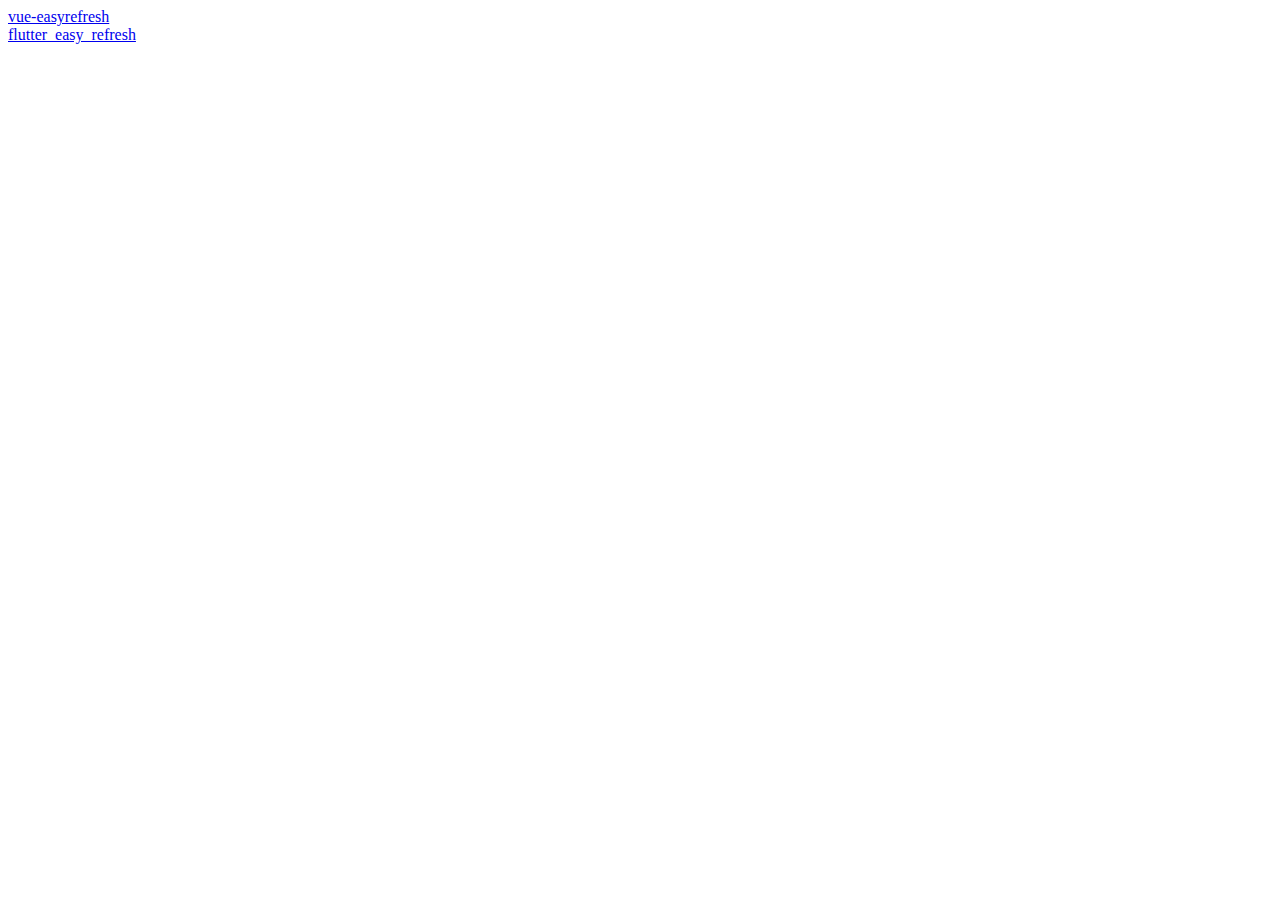
<file: index.html>
<!DOCTYPE html>
<html>
<head>
    <meta charset="UTF-8">
    <title>xuelongqy</title>
</head>
<body>
    <div>
        <li><a href="https://xuelongqy.github.io/vue-easyrefresh/">vue-easyrefresh</a></li>
        <li><a href="https://xuelongqy.github.io/flutter_easy_refresh/">flutter_easy_refresh</a></li>
    </div>
</body>
</html>
</file>
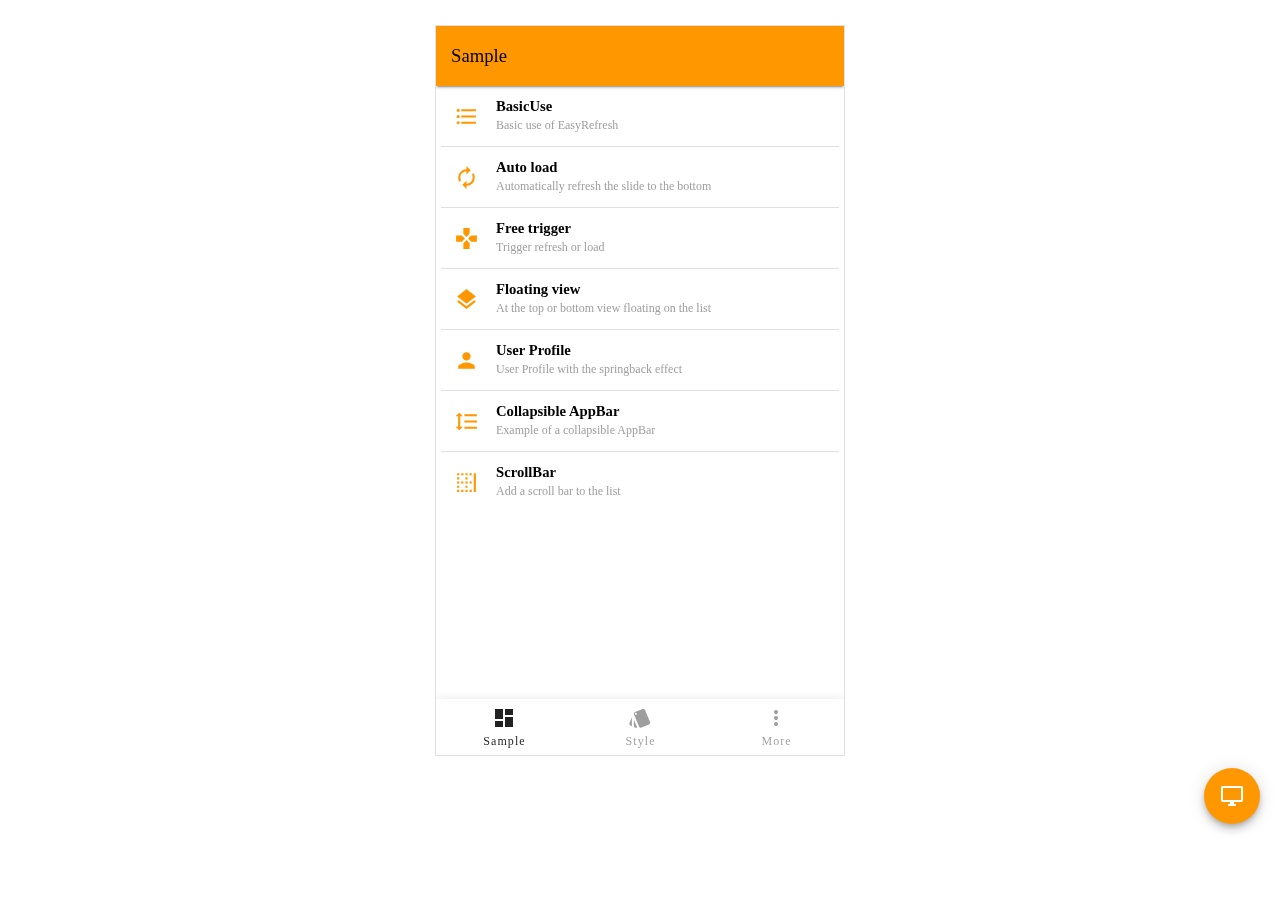
<file: vue-easyrefresh/index.html>
<!DOCTYPE html><html lang=en><head><meta charset=utf-8><meta http-equiv=X-UA-Compatible content="IE=edge"><meta name=viewport content="width=device-width,initial-scale=1"><link rel=icon href=favicon.ico><title>EasyRefresh</title><link href=css/chunk-vendors.931c76c8.css rel=preload as=style><link href=css/index.fd43b737.css rel=preload as=style><link href=js/chunk-vendors.2446f0a2.js rel=preload as=script><link href=js/index.5724bcb7.js rel=preload as=script><link href=css/chunk-vendors.931c76c8.css rel=stylesheet><link href=css/index.fd43b737.css rel=stylesheet></head><body><noscript><strong>We're sorry but example doesn't work properly without JavaScript enabled. Please enable it to continue.</strong></noscript><div id=app></div><script src=js/chunk-vendors.2446f0a2.js></script><script src=js/index.5724bcb7.js></script></body></html>
</file>
